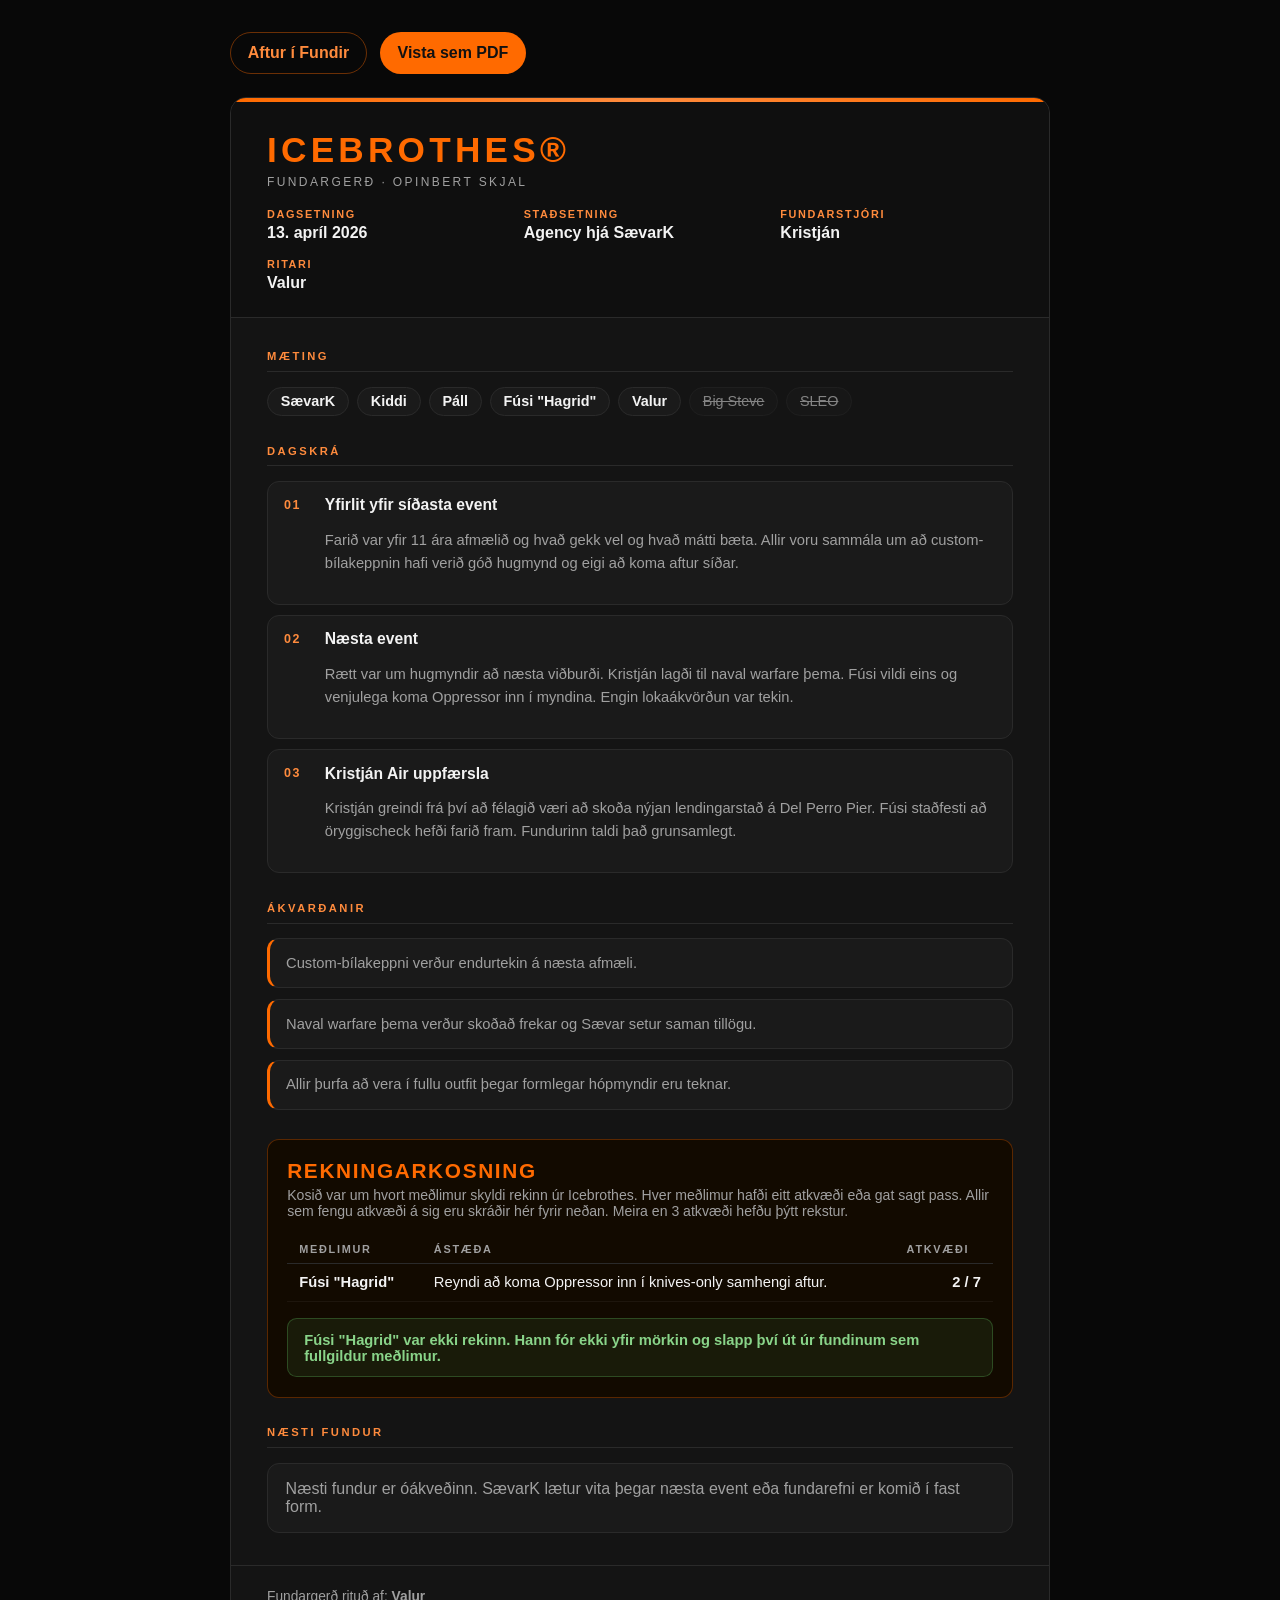
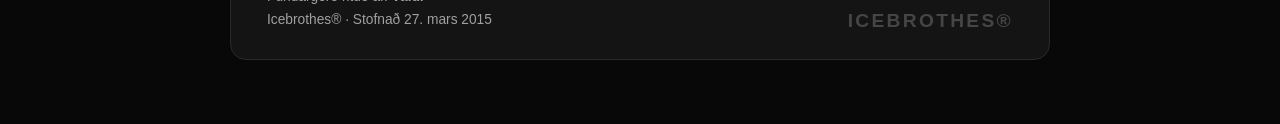
<file: fundargerd-2026-04-13.html>
<!DOCTYPE html>
<html lang="is">
<head>
  <meta charset="UTF-8" />
  <meta name="viewport" content="width=device-width, initial-scale=1.0" />
  <title>Fundargerð 13. apríl 2026 — Icebrothes®</title>
  <style>
    :root {
      --bg: #080808;
      --bg-soft: #141414;
      --card: #1a1a1a;
      --border: #2a2a2a;
      --text: #f3f3f3;
      --muted: #a0a0a0;
      --accent: #ff6a00;
      --accent-soft: #ff8b3d;
    }

    * { box-sizing: border-box; }
    body {
      margin: 0;
      background: var(--bg);
      color: var(--text);
      font-family: "Segoe UI", Arial, sans-serif;
      min-height: 100vh;
      padding: 2rem 1rem 4rem;
    }

    .page-wrap { max-width: 820px; margin: 0 auto; }
    .top-actions { display: flex; gap: 0.8rem; flex-wrap: wrap; margin-bottom: 1.4rem; }
    .action-btn {
      display: inline-flex;
      align-items: center;
      justify-content: center;
      border-radius: 999px;
      padding: 0.7rem 1.05rem;
      font: inherit;
      font-weight: 700;
      text-decoration: none;
      border: 1px solid transparent;
      cursor: pointer;
    }
    .action-btn-primary { background: var(--accent); color: #111; }
    .action-btn-secondary { background: transparent; color: var(--accent-soft); border-color: rgba(255, 106, 0, 0.4); }
    .doc { background: var(--bg-soft); border: 1px solid var(--border); border-radius: 1rem; overflow: hidden; }
    .doc-header { background: #0f0f0f; border-bottom: 1px solid var(--border); padding: 2rem 2.25rem 1.6rem; position: relative; }
    .doc-header::before {
      content: "";
      position: absolute;
      top: 0;
      left: 0;
      right: 0;
      height: 4px;
      background: linear-gradient(90deg, var(--accent), var(--accent-soft), var(--accent));
    }
    .crew-label { font-size: 2.2rem; font-weight: 900; letter-spacing: 0.12em; color: var(--accent); margin-bottom: 0.3rem; }
    .doc-type { font-size: 0.75rem; letter-spacing: 0.2em; text-transform: uppercase; color: var(--muted); margin-bottom: 1.2rem; }
    .meta-grid { display: grid; grid-template-columns: repeat(auto-fit, minmax(180px, 1fr)); gap: 1rem 1.5rem; }
    .meta-item label { display: block; font-size: 0.68rem; letter-spacing: 0.15em; text-transform: uppercase; color: var(--accent-soft); margin-bottom: 0.25rem; font-weight: 700; }
    .meta-item span { display: block; font-weight: 600; }
    .doc-body { padding: 2rem 2.25rem; display: grid; gap: 1.8rem; }
    .section-title { font-size: 0.7rem; letter-spacing: 0.22em; text-transform: uppercase; color: var(--accent-soft); margin-bottom: 0.9rem; padding-bottom: 0.55rem; border-bottom: 1px solid var(--border); font-weight: 800; }
    .attendees { display: flex; flex-wrap: wrap; gap: 0.5rem; }
    .attendee-chip { border-radius: 999px; padding: 0.35rem 0.8rem; background: var(--card); border: 1px solid var(--border); font-size: 0.9rem; font-weight: 600; }
    .attendee-chip.absent { opacity: 0.5; text-decoration: line-through; font-weight: 400; }
    .agenda-list, .decisions-list { list-style: none; display: grid; gap: 0.65rem; padding: 0; margin: 0; }
    .agenda-item, .decision-item, .vote-section {
      background: var(--card);
      border: 1px solid var(--border);
      border-radius: 0.75rem;
    }
    .agenda-item { display: grid; grid-template-columns: 1.8rem 1fr; gap: 0.75rem; padding: 0.9rem 1rem; }
    .agenda-num { color: var(--accent-soft); font-size: 0.78rem; font-weight: 800; letter-spacing: 0.12em; padding-top: 0.1rem; }
    .agenda-content h4 { margin: 0 0 0.35rem; font-size: 0.98rem; }
    .agenda-content p, .decision-item { color: var(--muted); line-height: 1.55; font-size: 0.92rem; }
    .decision-item { padding: 0.8rem 1rem; border-left: 3px solid var(--accent); }
    .vote-section { padding: 1.2rem; background: #120a00; border-color: rgba(255, 106, 0, 0.3); }
    .vote-title { margin: 0 0 0.25rem; color: var(--accent); font-size: 1.3rem; letter-spacing: 0.08em; text-transform: uppercase; font-weight: 900; }
    .vote-subtitle { margin: 0 0 1rem; color: var(--muted); font-size: 0.88rem; }
    .vote-table { width: 100%; border-collapse: collapse; margin-bottom: 1rem; }
    .vote-table th { text-align: left; font-size: 0.68rem; letter-spacing: 0.16em; text-transform: uppercase; color: var(--muted); padding: 0.5rem 0.75rem; border-bottom: 1px solid var(--border); }
    .vote-table td { padding: 0.65rem 0.75rem; font-size: 0.92rem; border-bottom: 1px solid rgba(255, 255, 255, 0.05); }
    .vote-table td:last-child { text-align: right; font-weight: 700; }
    .vote-verdict { padding: 0.8rem 1rem; border-radius: 0.6rem; border: 1px solid rgba(92, 184, 92, 0.3); background: rgba(92, 184, 92, 0.1); color: #89d489; font-size: 0.92rem; font-weight: 600; }
    .note-box { background: var(--card); border: 1px solid var(--border); border-radius: 0.75rem; padding: 1rem 1.1rem; color: var(--muted); }
    .doc-footer { display: flex; justify-content: space-between; gap: 1rem; flex-wrap: wrap; padding: 1.2rem 2.25rem 1.7rem; border-top: 1px solid var(--border); }
    .footer-sig { color: var(--muted); font-size: 0.86rem; line-height: 1.7; }
    .footer-brand { color: #454545; font-size: 1.2rem; font-weight: 900; letter-spacing: 0.12em; align-self: end; }

    @media (max-width: 720px) {
      .doc-header, .doc-body, .doc-footer { padding-left: 1.2rem; padding-right: 1.2rem; }
      .agenda-item { grid-template-columns: 1fr; }
    }

    @media print {
      body { background: #fff; color: #111; padding: 0; }
      .top-actions { display: none; }
      .doc { border: none; border-radius: 0; background: #fff; }
      .doc-header { background: #fff; }
      .agenda-item, .decision-item, .vote-section, .note-box { background: #fff; color: #111; }
    }
  </style>
</head>
<body>
  <div class="page-wrap">
    <div class="top-actions">
      <a class="action-btn action-btn-secondary" href="fundir.html">Aftur í Fundir</a>
      <button class="action-btn action-btn-primary" type="button" onclick="window.print()">Vista sem PDF</button>
    </div>

    <div class="doc">
      <div class="doc-header">
        <div class="crew-label">ICEBROTHES®</div>
        <div class="doc-type">Fundargerð · Opinbert skjal</div>
        <div class="meta-grid">
          <div class="meta-item">
            <label>Dagsetning</label>
            <span>13. apríl 2026</span>
          </div>
          <div class="meta-item">
            <label>Staðsetning</label>
            <span>Agency hjá SævarK</span>
          </div>
          <div class="meta-item">
            <label>Fundarstjóri</label>
            <span>Kristján</span>
          </div>
          <div class="meta-item">
            <label>Ritari</label>
            <span>Valur</span>
          </div>
        </div>
      </div>

      <div class="doc-body">
        <div>
          <div class="section-title">Mæting</div>
          <div class="attendees">
            <span class="attendee-chip">SævarK</span>
            <span class="attendee-chip">Kiddi</span>
            <span class="attendee-chip">Páll</span>
            <span class="attendee-chip">Fúsi "Hagrid"</span>
            <span class="attendee-chip">Valur</span>
            <span class="attendee-chip absent">Big Steve</span>
            <span class="attendee-chip absent">SLEO</span>
          </div>
        </div>

        <div>
          <div class="section-title">Dagskrá</div>
          <ul class="agenda-list">
            <li class="agenda-item">
              <span class="agenda-num">01</span>
              <div class="agenda-content">
                <h4>Yfirlit yfir síðasta event</h4>
                <p>Farið var yfir 11 ára afmælið og hvað gekk vel og hvað mátti bæta. Allir voru sammála um að custom-bílakeppnin hafi verið góð hugmynd og eigi að koma aftur síðar.</p>
              </div>
            </li>
            <li class="agenda-item">
              <span class="agenda-num">02</span>
              <div class="agenda-content">
                <h4>Næsta event</h4>
                <p>Rætt var um hugmyndir að næsta viðburði. Kristján lagði til naval warfare þema. Fúsi vildi eins og venjulega koma Oppressor inn í myndina. Engin lokaákvörðun var tekin.</p>
              </div>
            </li>
            <li class="agenda-item">
              <span class="agenda-num">03</span>
              <div class="agenda-content">
                <h4>Kristján Air uppfærsla</h4>
                <p>Kristján greindi frá því að félagið væri að skoða nýjan lendingarstað á Del Perro Pier. Fúsi staðfesti að öryggischeck hefði farið fram. Fundurinn taldi það grunsamlegt.</p>
              </div>
            </li>
          </ul>
        </div>

        <div>
          <div class="section-title">Ákvarðanir</div>
          <ul class="decisions-list">
            <li class="decision-item">Custom-bílakeppni verður endurtekin á næsta afmæli.</li>
            <li class="decision-item">Naval warfare þema verður skoðað frekar og Sævar setur saman tillögu.</li>
            <li class="decision-item">Allir þurfa að vera í fullu outfit þegar formlegar hópmyndir eru teknar.</li>
          </ul>
        </div>

        <div class="vote-section">
          <h3 class="vote-title">Rekningarkosning</h3>
          <p class="vote-subtitle">Kosið var um hvort meðlimur skyldi rekinn úr Icebrothes. Hver meðlimur hafði eitt atkvæði eða gat sagt pass. Allir sem fengu atkvæði á sig eru skráðir hér fyrir neðan. Meira en 3 atkvæði hefðu þýtt rekstur.</p>
          <table class="vote-table">
            <thead>
              <tr>
                <th>Meðlimur</th>
                <th>Ástæða</th>
                <th>Atkvæði</th>
              </tr>
            </thead>
            <tbody>
              <tr>
                <td><strong>Fúsi "Hagrid"</strong></td>
                <td>Reyndi að koma Oppressor inn í knives-only samhengi aftur.</td>
                <td>2 / 7</td>
              </tr>
            </tbody>
          </table>
          <div class="vote-verdict">Fúsi "Hagrid" var ekki rekinn. Hann fór ekki yfir mörkin og slapp því út úr fundinum sem fullgildur meðlimur.</div>
        </div>

        <div>
          <div class="section-title">Næsti fundur</div>
          <div class="note-box">Næsti fundur er óákveðinn. SævarK lætur vita þegar næsta event eða fundarefni er komið í fast form.</div>
        </div>
      </div>

      <div class="doc-footer">
        <div class="footer-sig">
          Fundargerð rituð af: <strong>Valur</strong><br />
          Icebrothes® · Stofnað 27. mars 2015
        </div>
        <div class="footer-brand">ICEBROTHES®</div>
      </div>
    </div>
  </div>
</body>
</html>
</file>
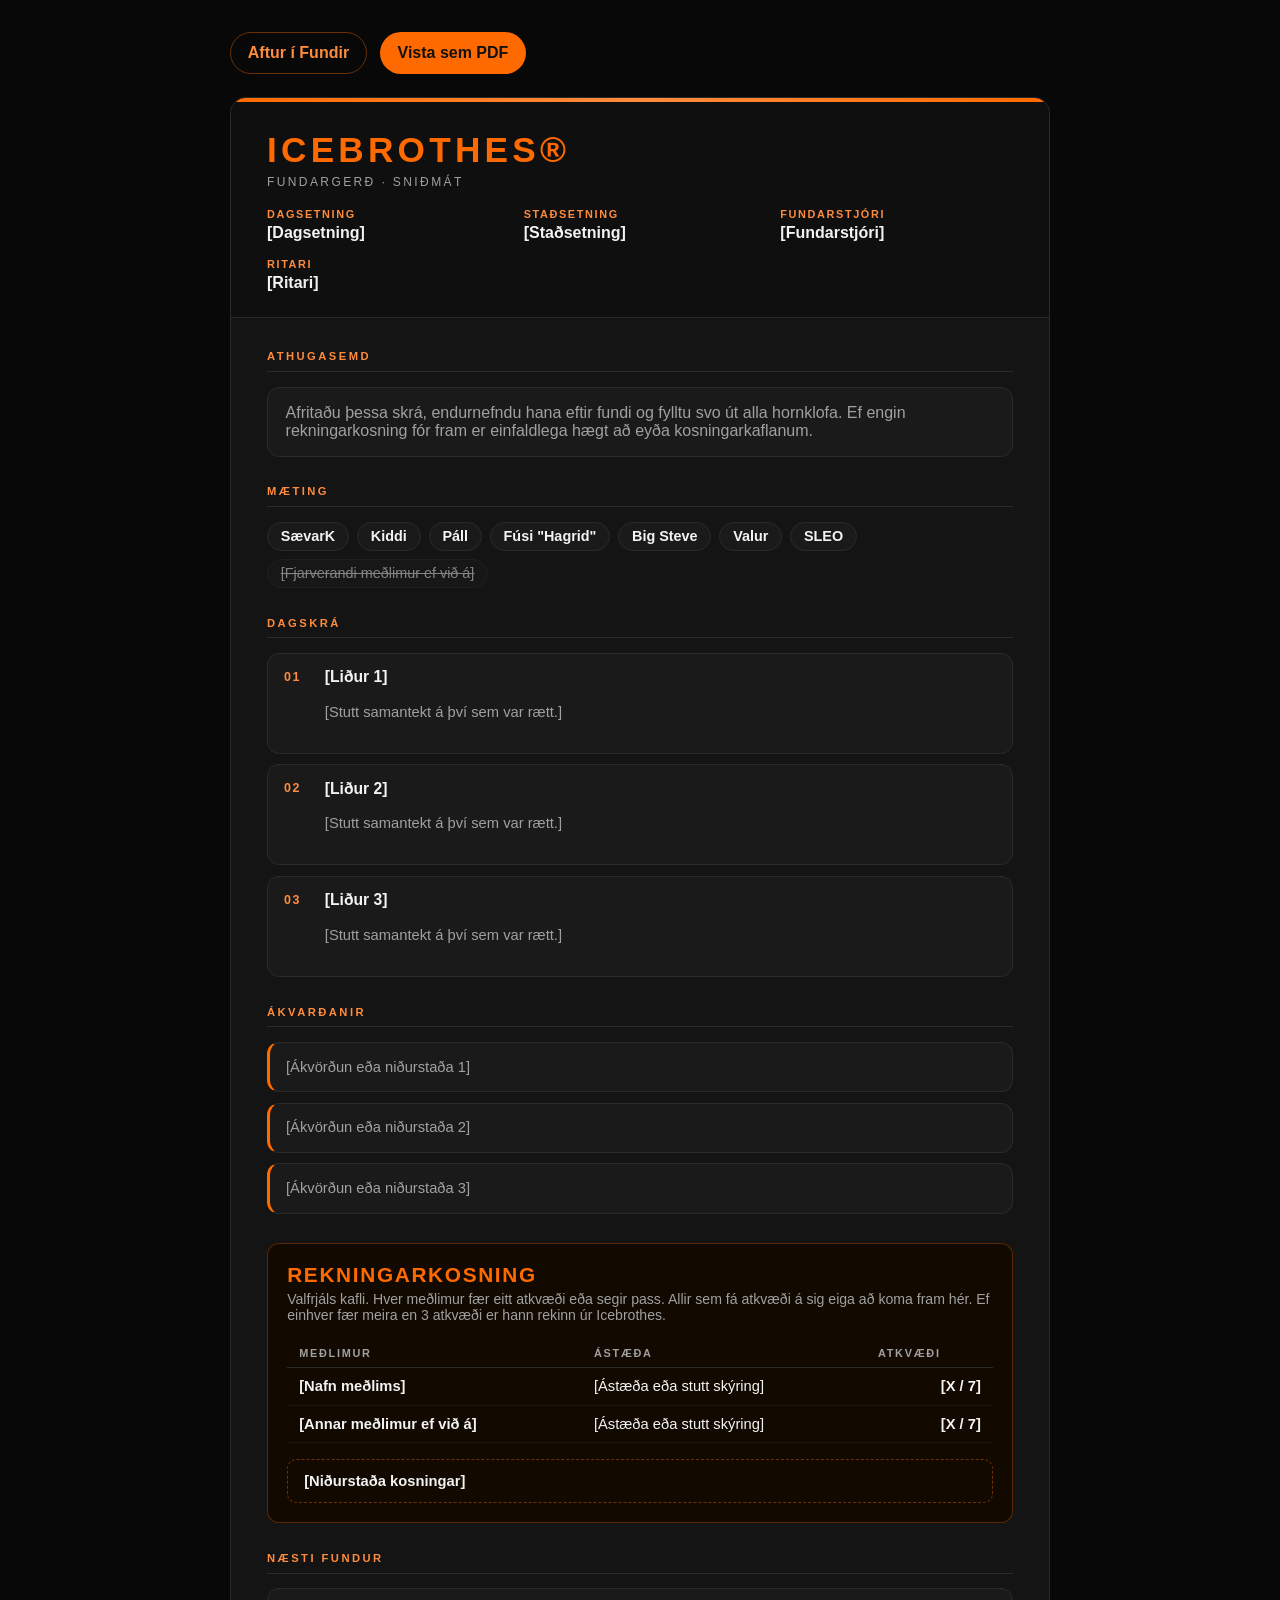
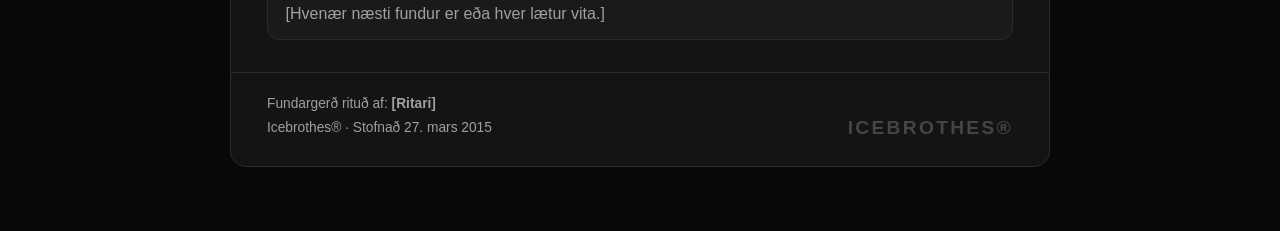
<file: fundargerd-snidmat.html>
<!DOCTYPE html>
<html lang="is">
<head>
  <meta charset="UTF-8" />
  <meta name="viewport" content="width=device-width, initial-scale=1.0" />
  <title>Fundargerðarsniðmát — Icebrothes®</title>
  <style>
    :root {
      --bg: #080808;
      --bg-soft: #141414;
      --card: #1a1a1a;
      --border: #2a2a2a;
      --text: #f3f3f3;
      --muted: #a0a0a0;
      --accent: #ff6a00;
      --accent-soft: #ff8b3d;
    }

    * { box-sizing: border-box; }

    body {
      margin: 0;
      background: var(--bg);
      color: var(--text);
      font-family: "Segoe UI", Arial, sans-serif;
      min-height: 100vh;
      padding: 2rem 1rem 4rem;
    }

    .page-wrap {
      max-width: 820px;
      margin: 0 auto;
    }

    .top-actions {
      display: flex;
      gap: 0.8rem;
      flex-wrap: wrap;
      margin-bottom: 1.4rem;
    }

    .action-btn {
      display: inline-flex;
      align-items: center;
      justify-content: center;
      border-radius: 999px;
      padding: 0.7rem 1.05rem;
      font: inherit;
      font-weight: 700;
      text-decoration: none;
      border: 1px solid transparent;
      cursor: pointer;
    }

    .action-btn-primary {
      background: var(--accent);
      color: #111;
    }

    .action-btn-secondary {
      background: transparent;
      color: var(--accent-soft);
      border-color: rgba(255, 106, 0, 0.4);
    }

    .doc {
      background: var(--bg-soft);
      border: 1px solid var(--border);
      border-radius: 1rem;
      overflow: hidden;
    }

    .doc-header {
      background: #0f0f0f;
      border-bottom: 1px solid var(--border);
      padding: 2rem 2.25rem 1.6rem;
      position: relative;
    }

    .doc-header::before {
      content: "";
      position: absolute;
      top: 0;
      left: 0;
      right: 0;
      height: 4px;
      background: linear-gradient(90deg, var(--accent), var(--accent-soft), var(--accent));
    }

    .crew-label {
      font-size: 2.2rem;
      font-weight: 900;
      letter-spacing: 0.12em;
      color: var(--accent);
      margin-bottom: 0.3rem;
    }

    .doc-type {
      font-size: 0.75rem;
      letter-spacing: 0.2em;
      text-transform: uppercase;
      color: var(--muted);
      margin-bottom: 1.2rem;
    }

    .meta-grid {
      display: grid;
      grid-template-columns: repeat(auto-fit, minmax(180px, 1fr));
      gap: 1rem 1.5rem;
    }

    .meta-item label {
      display: block;
      font-size: 0.68rem;
      letter-spacing: 0.15em;
      text-transform: uppercase;
      color: var(--accent-soft);
      margin-bottom: 0.25rem;
      font-weight: 700;
    }

    .meta-item span {
      display: block;
      font-weight: 600;
    }

    .doc-body {
      padding: 2rem 2.25rem;
      display: grid;
      gap: 1.8rem;
    }

    .section-title {
      font-size: 0.7rem;
      letter-spacing: 0.22em;
      text-transform: uppercase;
      color: var(--accent-soft);
      margin-bottom: 0.9rem;
      padding-bottom: 0.55rem;
      border-bottom: 1px solid var(--border);
      font-weight: 800;
    }

    .note-box,
    .agenda-item,
    .decision-item,
    .vote-section {
      background: var(--card);
      border: 1px solid var(--border);
      border-radius: 0.75rem;
    }

    .note-box {
      padding: 1rem 1.1rem;
      color: var(--muted);
    }

    .attendees {
      display: flex;
      flex-wrap: wrap;
      gap: 0.5rem;
    }

    .attendee-chip {
      border-radius: 999px;
      padding: 0.35rem 0.8rem;
      background: var(--card);
      border: 1px solid var(--border);
      font-size: 0.9rem;
      font-weight: 600;
    }

    .attendee-chip.absent {
      opacity: 0.5;
      text-decoration: line-through;
      font-weight: 400;
    }

    .agenda-list,
    .decisions-list {
      list-style: none;
      display: grid;
      gap: 0.65rem;
      padding: 0;
      margin: 0;
    }

    .agenda-item {
      display: grid;
      grid-template-columns: 1.8rem 1fr;
      gap: 0.75rem;
      padding: 0.9rem 1rem;
    }

    .agenda-num {
      color: var(--accent-soft);
      font-size: 0.78rem;
      font-weight: 800;
      letter-spacing: 0.12em;
      padding-top: 0.1rem;
    }

    .agenda-content h4 {
      margin: 0 0 0.35rem;
      font-size: 0.98rem;
    }

    .agenda-content p,
    .decision-item {
      color: var(--muted);
      line-height: 1.55;
      font-size: 0.92rem;
    }

    .decision-item {
      padding: 0.8rem 1rem;
      border-left: 3px solid var(--accent);
    }

    .vote-section {
      padding: 1.2rem;
      background: #120a00;
      border-color: rgba(255, 106, 0, 0.3);
    }

    .vote-title {
      margin: 0 0 0.25rem;
      color: var(--accent);
      font-size: 1.3rem;
      letter-spacing: 0.08em;
      text-transform: uppercase;
      font-weight: 900;
    }

    .vote-subtitle {
      margin: 0 0 1rem;
      color: var(--muted);
      font-size: 0.88rem;
    }

    .vote-table {
      width: 100%;
      border-collapse: collapse;
      margin-bottom: 1rem;
    }

    .vote-table th {
      text-align: left;
      font-size: 0.68rem;
      letter-spacing: 0.16em;
      text-transform: uppercase;
      color: var(--muted);
      padding: 0.5rem 0.75rem;
      border-bottom: 1px solid var(--border);
    }

    .vote-table td {
      padding: 0.65rem 0.75rem;
      font-size: 0.92rem;
      border-bottom: 1px solid rgba(255, 255, 255, 0.05);
    }

    .vote-table td:last-child {
      text-align: right;
      font-weight: 700;
    }

    .vote-verdict {
      padding: 0.8rem 1rem;
      border-radius: 0.6rem;
      border: 1px dashed rgba(255, 106, 0, 0.4);
      color: var(--text);
      font-size: 0.92rem;
      font-weight: 600;
    }

    .doc-footer {
      display: flex;
      justify-content: space-between;
      gap: 1rem;
      flex-wrap: wrap;
      padding: 1.2rem 2.25rem 1.7rem;
      border-top: 1px solid var(--border);
    }

    .footer-sig {
      color: var(--muted);
      font-size: 0.86rem;
      line-height: 1.7;
    }

    .footer-brand {
      color: #454545;
      font-size: 1.2rem;
      font-weight: 900;
      letter-spacing: 0.12em;
      align-self: end;
    }

    @media (max-width: 720px) {
      .doc-header,
      .doc-body,
      .doc-footer {
        padding-left: 1.2rem;
        padding-right: 1.2rem;
      }

      .agenda-item {
        grid-template-columns: 1fr;
      }
    }

    @media print {
      body {
        background: #fff;
        color: #111;
        padding: 0;
      }

      .top-actions {
        display: none;
      }

      .doc {
        border: none;
        border-radius: 0;
        background: #fff;
      }

      .doc-header {
        background: #fff;
      }

      .note-box,
      .agenda-item,
      .decision-item,
      .vote-section {
        background: #fff;
        color: #111;
      }
    }
  </style>
</head>
<body>
  <div class="page-wrap">
    <div class="top-actions">
      <a class="action-btn action-btn-secondary" href="fundir.html">Aftur í Fundir</a>
      <button class="action-btn action-btn-primary" type="button" onclick="window.print()">Vista sem PDF</button>
    </div>

    <div class="doc">
      <div class="doc-header">
        <div class="crew-label">ICEBROTHES®</div>
        <div class="doc-type">Fundargerð · Sniðmát</div>
        <div class="meta-grid">
          <div class="meta-item">
            <label>Dagsetning</label>
            <span>[Dagsetning]</span>
          </div>
          <div class="meta-item">
            <label>Staðsetning</label>
            <span>[Staðsetning]</span>
          </div>
          <div class="meta-item">
            <label>Fundarstjóri</label>
            <span>[Fundarstjóri]</span>
          </div>
          <div class="meta-item">
            <label>Ritari</label>
            <span>[Ritari]</span>
          </div>
        </div>
      </div>

      <div class="doc-body">
        <div>
          <div class="section-title">Athugasemd</div>
          <div class="note-box">
            Afritaðu þessa skrá, endurnefndu hana eftir fundi og fylltu svo út alla hornklofa.
            Ef engin rekningarkosning fór fram er einfaldlega hægt að eyða kosningarkaflanum.
          </div>
        </div>

        <div>
          <div class="section-title">Mæting</div>
          <div class="attendees">
            <span class="attendee-chip">SævarK</span>
            <span class="attendee-chip">Kiddi</span>
            <span class="attendee-chip">Páll</span>
            <span class="attendee-chip">Fúsi "Hagrid"</span>
            <span class="attendee-chip">Big Steve</span>
            <span class="attendee-chip">Valur</span>
            <span class="attendee-chip">SLEO</span>
            <span class="attendee-chip absent">[Fjarverandi meðlimur ef við á]</span>
          </div>
        </div>

        <div>
          <div class="section-title">Dagskrá</div>
          <ul class="agenda-list">
            <li class="agenda-item">
              <span class="agenda-num">01</span>
              <div class="agenda-content">
                <h4>[Liður 1]</h4>
                <p>[Stutt samantekt á því sem var rætt.]</p>
              </div>
            </li>
            <li class="agenda-item">
              <span class="agenda-num">02</span>
              <div class="agenda-content">
                <h4>[Liður 2]</h4>
                <p>[Stutt samantekt á því sem var rætt.]</p>
              </div>
            </li>
            <li class="agenda-item">
              <span class="agenda-num">03</span>
              <div class="agenda-content">
                <h4>[Liður 3]</h4>
                <p>[Stutt samantekt á því sem var rætt.]</p>
              </div>
            </li>
          </ul>
        </div>

        <div>
          <div class="section-title">Ákvarðanir</div>
          <ul class="decisions-list">
            <li class="decision-item">[Ákvörðun eða niðurstaða 1]</li>
            <li class="decision-item">[Ákvörðun eða niðurstaða 2]</li>
            <li class="decision-item">[Ákvörðun eða niðurstaða 3]</li>
          </ul>
        </div>

        <div class="vote-section">
          <h3 class="vote-title">Rekningarkosning</h3>
          <p class="vote-subtitle">Valfrjáls kafli. Hver meðlimur fær eitt atkvæði eða segir pass. Allir sem fá atkvæði á sig eiga að koma fram hér. Ef einhver fær meira en 3 atkvæði er hann rekinn úr Icebrothes.</p>
          <table class="vote-table">
            <thead>
              <tr>
                <th>Meðlimur</th>
                <th>Ástæða</th>
                <th>Atkvæði</th>
              </tr>
            </thead>
            <tbody>
              <tr>
                <td><strong>[Nafn meðlims]</strong></td>
                <td>[Ástæða eða stutt skýring]</td>
                <td>[X / 7]</td>
              </tr>
              <tr>
                <td><strong>[Annar meðlimur ef við á]</strong></td>
                <td>[Ástæða eða stutt skýring]</td>
                <td>[X / 7]</td>
              </tr>
            </tbody>
          </table>
          <div class="vote-verdict">[Niðurstaða kosningar]</div>
        </div>

        <div>
          <div class="section-title">Næsti fundur</div>
          <div class="note-box">[Hvenær næsti fundur er eða hver lætur vita.]</div>
        </div>
      </div>

      <div class="doc-footer">
        <div class="footer-sig">
          Fundargerð rituð af: <strong>[Ritari]</strong><br />
          Icebrothes® · Stofnað 27. mars 2015
        </div>
        <div class="footer-brand">ICEBROTHES®</div>
      </div>
    </div>
  </div>
</body>
</html>
</file>
